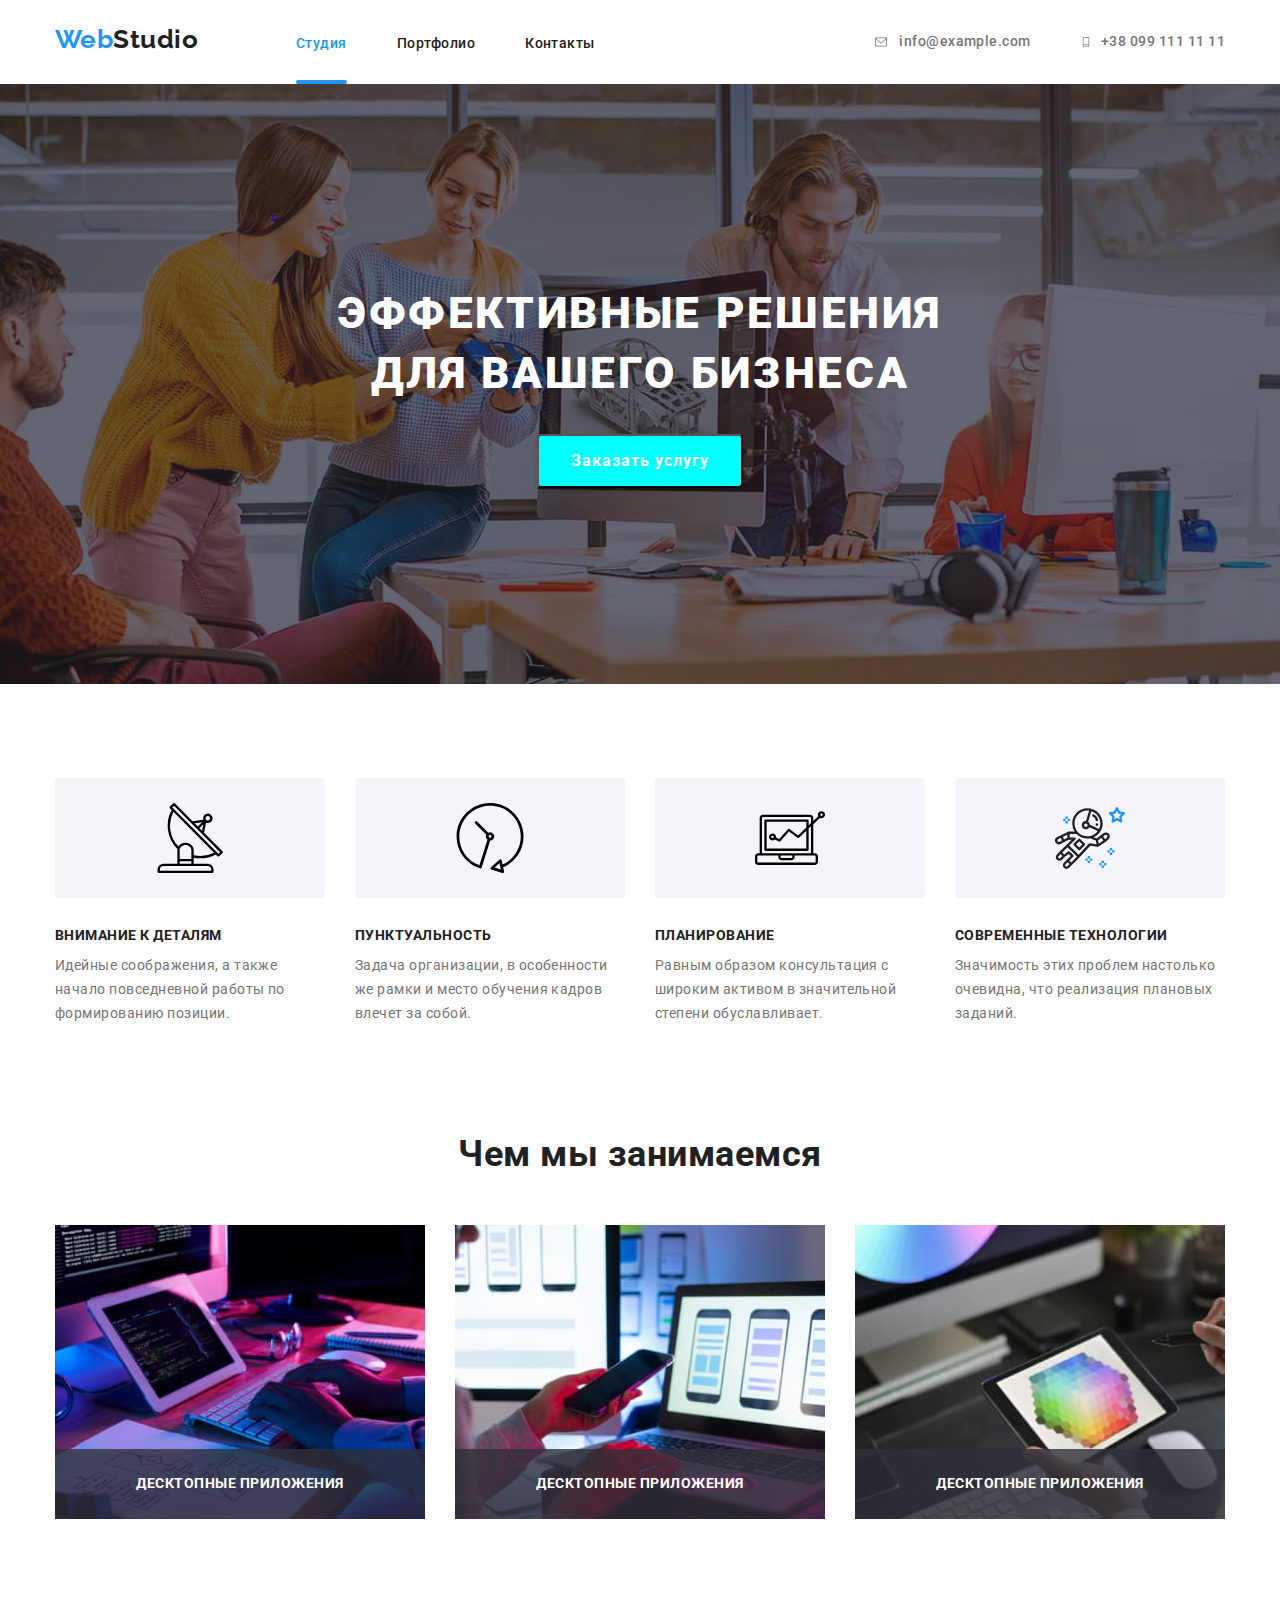
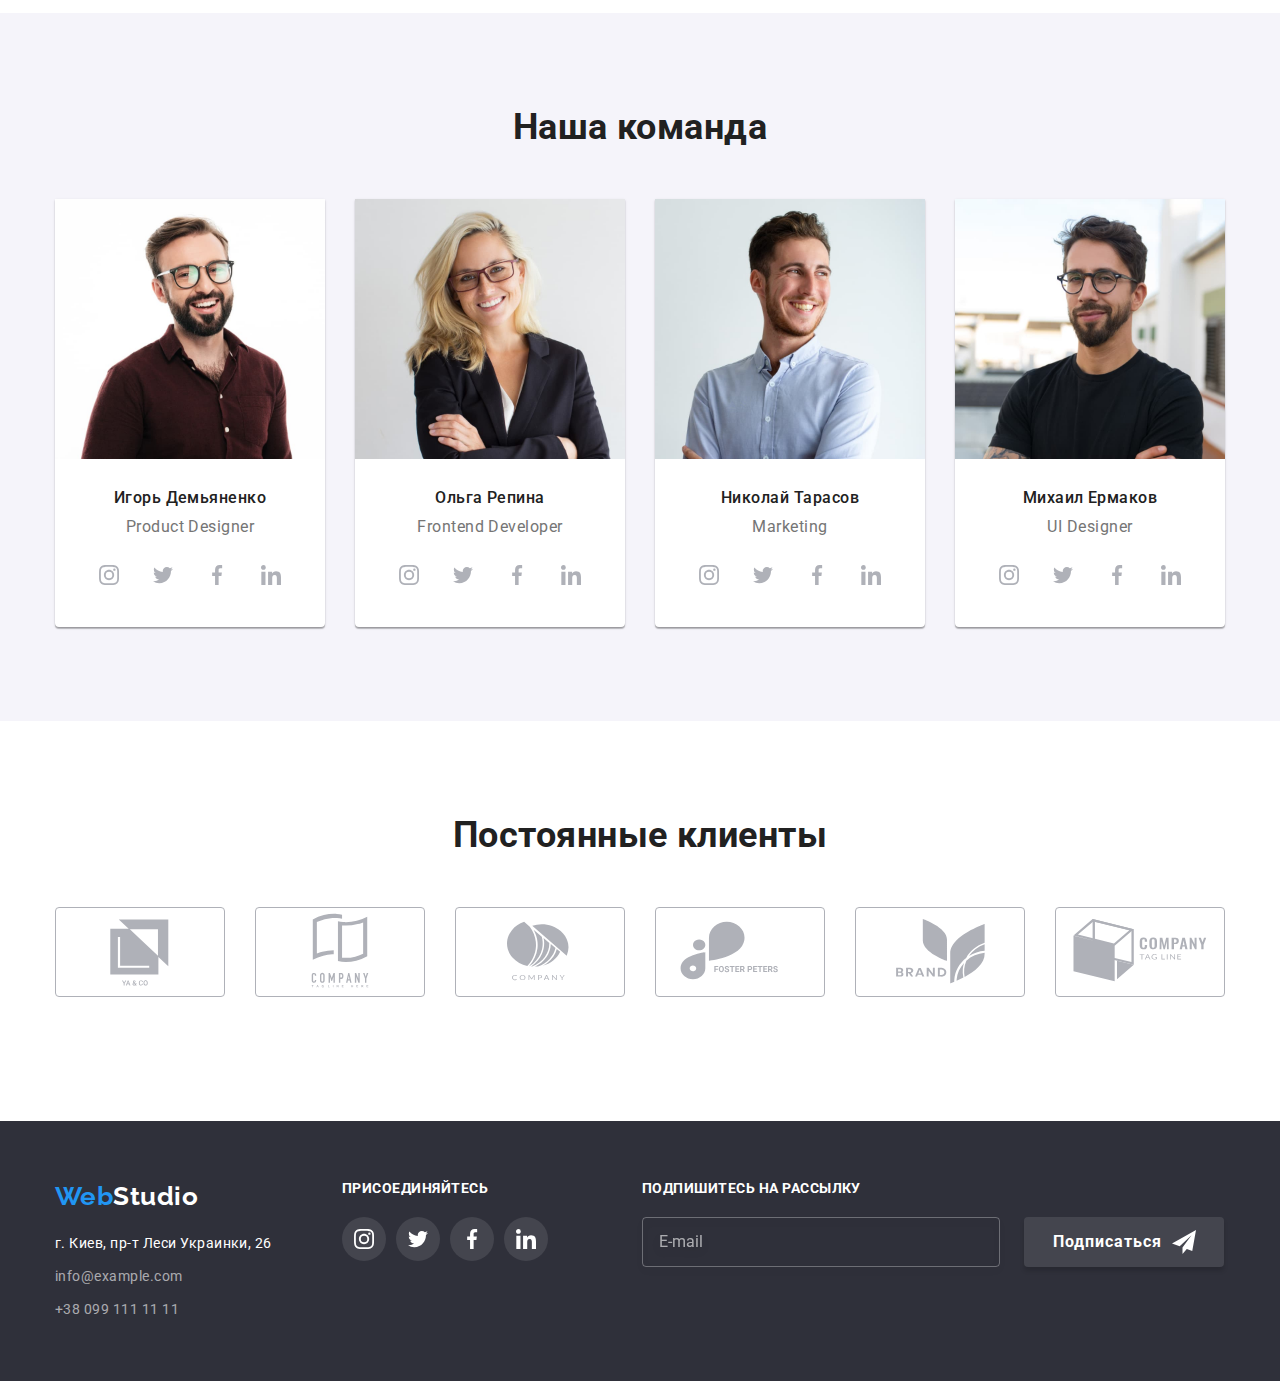
<file: index.html>
<!DOCTYPE html>
<html lang="en">
<head>
    <meta charset="UTF-8">
    <meta http-equiv="X-UA-Compatible" content="IE=edge">
    <meta name="viewport" content="width=device-width, initial-scale=1.0">
    <link rel="preconnect" href="https://fonts.googleapis.com">
    <link rel="preconnect" href="https://fonts.gstatic.com" crossorigin>
    <title>Студия</title>
    <link rel="stylesheet" href="https://cdnjs.cloudflare.com/ajax/libs/modern-normalize/1.1.0/modern-normalize.min.css">
    <link href="https://fonts.googleapis.com/css2?family=Raleway:wght@700&family=Roboto:wght@400;500;700;900&display=swap"
        rel="stylesheet">
    <link rel="stylesheet" href="./css/main.min.css">
</head>
<body>
    <!-- Хеддер -->
    <header>
            <div class="container main-nav">
                <nav>
                    <a class="logo link" href="/"><span class="logo-accent">Web</span>Studio</a>
                    <ul class="list site-nav">
                        <li class="menu-item current-line"><a class="link-nav current link" href="">Студия</a></li>
                        <li class="menu-item"><a class="link-nav link" href="./portfolio.html">Портфолио</a></li>
                        <li class="menu-item"><a class="link-nav link" href="#contacs">Контакты</a></li>
                    </ul>
                </nav>
                <ul class="list auth-nav">
                    <li class="menu-item"><a class="link-contact link" href="mailto:nfo@example.com">
                        <svg class="social-icons-mail">
                            <use href="image/symbol-defs.svg#icon-envelope"></use>
                        </svg>
                        info@example.com</a>
                    </li>
                    <li class="menu-item"><a class="link-contact link" href="tel+380991111111">
                        <svg class="social-icons-mobile">
                            <use href="image/symbol-defs.svg#icon-Mobile"></use>
                        </svg>
                        +38 099 111 11 11</a></li>
                </ul>
            </div>
    </header>
   <main>
       <!-- Герой -->
        <section class="hero hero-image">
            <div class="container hero-container">
                <div class="content-box">
                    <h1 class="hero-header">Эффективные решения <br> для вашего бизнеса</h1>
                    <button class="hero-button" type="button" data-modal-open>Заказать услугу</button>
                </div>
            </div>
        </section>
        <!-- Наши способности -->
        <section class="stronges-cotainer">
            <!-- h2 который спрячется за стилями -->
            <div class="container ">
                <h2 class="visually-hidden">Плюсы команды</h2>
                <ul class="list our-stronges">
                    <li class="stronges-item">
                        <div class="grey-box">
                            <svg widht="70" height="70">
                                <use href="./image/symbol-defs.svg#icon-Antena"></use>
                            </svg>
                        </div>
                        <h3 class="page-stronges">Внимание к деталям</h3>
                        <p class="text-strong">Идейные соображения, а также начало повседневной работы по формированию позиции.</p>
                    </li>
                    <li class="stronges-item">
                        <div class="grey-box">
                            <svg widht="70" height="70">
                                <use href="./image/symbol-defs.svg#icon-Clock"></use>
                            </svg>
                        </div>
                        <h3 class="page-stronges">Пунктуальность</h3>
                        <p class="text-strong">Задача организации, в особенности же рамки и место обучения кадров влечет за собой.</p>
                    </li>
                    <li class="stronges-item">
                        <div class="grey-box">
                            <svg widht="70" height="70">
                                <use href="./image/symbol-defs.svg#icon-Diagrama"></use>
                            </svg>
                        </div>
                        <h3 class="page-stronges">Планирование</h3>
                        <p class="text-strong">Равным образом консультация с широким активом в значительной степени обуславливает.</p>
                    </li>
                    <li class="stronges-item">
                        <div class="grey-box">
                            <svg widht="70" height="70">
                                <use href="./image/symbol-defs.svg#icon-astronaut"></use>
                            </svg>
                        </div>
                        <h3 class="page-stronges">Современные технологии</h3>
                        <p class="text-strong">Значимость этих проблем настолько очевидна, что реализация плановых заданий.</p>
                    </li>
                </ul>
            </div>
        </section>
        <!-- чем мы занимаемся -->
        <section class="whatwedo-container">
            <div class=" container">
                <h2 class="what-we-do">Чем мы занимаемся</h2>
                <ul class="list whatwedo-list">
                    <li class="whatwedo-item overlay-disctop">
                        <img src="./image/img.jpg" alt="клавиатура" width="370">
                        <p class="desctop-text">Десктопные приложения</p>
                    </li>
                    <li class="whatwedo-item overlay-disctop">
                        <img src="./image/img1.jpg" alt="телефон" width="370">
                        <p class="desctop-text">Десктопные приложения</p>
                    </li>
                    <li class="whatwedo-item overlay-disctop">
                        <img src="./image/img2.jpg" alt="набор цветов" width="370">
                        <p class="desctop-text">Десктопные приложения</p>
                    </li>
                </ul>
            </div>
        </section>
        <!-- Наша команда -->
        <section class="our-team team-container">
            <div class="container ">
                <h2 class="team">Наша команда</h2>
                <ul class="list team-list">
                    <li class="team-item">
                        <img src="./image/demjanenko.jpg" alt="Игорь Демьяненко" width="270">
                        <h3 class="team-names">Игорь Демьяненко</h3>
                        <p class="team-position">Product Designer</p>
                        <ul class="list social-list">
                            <li class="social-item">
                                <a href="https://instagram.com/" target="_blank" rel="noopener noreferer" aria-label="Instagram">
                                    <div class="social-icons-circle">
                                        <svg class="social-icons-svg">
                                            <use href="./image/symbol-defs.svg#icon-instagram"></use>
                                        </svg>
                                    </div>
                                </a>
                            </li>
                            <li class="social-item">
                                <a href="https://instagram.com/" target="_blank" rel="noopener noreferer" aria-label="Instagram">
                                    <div class="social-icons-circle">
                                        <svg class="social-icons-svg">
                                            <use href="./image/symbol-defs.svg#icon-twitter"></use>
                                        </svg>
                                    </div>
                                </a>
                            </li>
                            <li class="social-item">
                                <a href="https://instagram.com/" target="_blank" rel="noopener noreferer" aria-label="Instagram">
                                    <div class="social-icons-circle">
                                        <svg class="social-icons-svg">
                                            <use href="./image/symbol-defs.svg#icon-facebook"></use>
                                        </svg>
                                    </div>
                                </a>
                            </li>
                            <li class="social-item">
                                <a href="https://instagram.com/" target="_blank" rel="noopener noreferer" aria-label="Instagram">
                                    <div class="social-icons-circle">
                                        <svg class="social-icons-svg">
                                            <use href="./image/symbol-defs.svg#icon-linkedin"></use>
                                        </svg>
                                    </div>
                                </a>
                            </li>
                        </ul>
                    </li>
                    <li class="team-item">
                        <img src="./image/repena.jpg" alt="Ольга Репина" width="270">
                        <h3 class="team-names">Ольга Репина</h3>
                        <p class="team-position">Frontend Developer</p>
                        <ul class="list social-list">
                            <li class="social-item">
                                <a href="https://instagram.com/" target="_blank" rel="noopener noreferer" aria-label="Instagram">
                                    <div class="social-icons-circle">
                                        <svg class="social-icons-svg">
                                            <use href="./image/symbol-defs.svg#icon-instagram"></use>
                                        </svg>
                                    </div>
                                </a>
                            </li>
                            <li class="social-item">
                                <a href="https://instagram.com/" target="_blank" rel="noopener noreferer" aria-label="Instagram">
                                    <div class="social-icons-circle">
                                        <svg class="social-icons-svg">
                                            <use href="./image/symbol-defs.svg#icon-twitter"></use>
                                        </svg>
                                    </div>
                                </a>
                            </li>
                            <li class="social-item">
                                <a href="https://instagram.com/" target="_blank" rel="noopener noreferer" aria-label="Instagram">
                                    <div class="social-icons-circle">
                                        <svg class="social-icons-svg">
                                            <use href="./image/symbol-defs.svg#icon-facebook"></use>
                                        </svg>
                                    </div>
                                </a>
                            </li>
                            <li class="social-item">
                                <a href="https://instagram.com/" target="_blank" rel="noopener noreferer" aria-label="Instagram">
                                    <div class="social-icons-circle">
                                        <svg class="social-icons-svg">
                                            <use href="./image/symbol-defs.svg#icon-linkedin"></use>
                                        </svg>
                                    </div>
                                </a>
                            </li>
                        </ul>
                    </li>
                    <li class="team-item">
                        <img src="./image/tarasov.jpg" alt="Николай Тарасов" width="270">
                        <h3 class="team-names">Николай Тарасов</h3>
                        <p class="team-position">Marketing</p>
                        <ul class="list social-list">
                            <li class="social-item">
                                <a href="https://instagram.com/" target="_blank" rel="noopener noreferer" aria-label="Instagram">
                                    <div class="social-icons-circle">
                                        <svg class="social-icons-svg">
                                            <use href="./image/symbol-defs.svg#icon-instagram"></use>
                                        </svg>
                                    </div>
                                </a>
                            </li>
                            <li class="social-item">
                                <a href="https://instagram.com/" target="_blank" rel="noopener noreferer" aria-label="Instagram">
                                    <div class="social-icons-circle">
                                        <svg class="social-icons-svg">
                                            <use href="./image/symbol-defs.svg#icon-twitter"></use>
                                        </svg>
                                    </div>
                                </a>
                            </li>
                            <li class="social-item">
                                <a href="https://instagram.com/" target="_blank" rel="noopener noreferer" aria-label="Instagram">
                                    <div class="social-icons-circle">
                                        <svg class="social-icons-svg">
                                            <use href="./image/symbol-defs.svg#icon-facebook"></use>
                                        </svg>
                                    </div>
                                </a>
                            </li>
                            <li class="social-item">
                                <a href="https://instagram.com/" target="_blank" rel="noopener noreferer" aria-label="Instagram">
                                    <div class="social-icons-circle">
                                        <svg class="social-icons-svg">
                                            <use href="./image/symbol-defs.svg#icon-linkedin"></use>
                                        </svg>
                                    </div>
                                </a>
                            </li>
                        </ul>
                    </li>
                    <li class="team-item">
                        <img src="./image/ermakov.jpg" alt="Михаил Ермаков" width="270">
                        <h3 class="team-names">Михаил Ермаков</h3>
                        <p class="team-position">UI Designer</p>
                        <ul class="list social-list">
                            <li class="social-item">
                                <a href="https://instagram.com/" target="_blank" rel="noopener noreferer" aria-label="Instagram">
                                    <div class="social-icons-circle">
                                        <svg class="social-icons-svg">
                                            <use href="./image/symbol-defs.svg#icon-instagram"></use>
                                        </svg>
                                    </div>
                                </a>
                            </li>
                            <li class="social-item">
                                <a href="https://instagram.com/" target="_blank" rel="noopener noreferer" aria-label="Instagram">
                                    <div class="social-icons-circle">
                                        <svg class="social-icons-svg">
                                            <use href="./image/symbol-defs.svg#icon-twitter"></use>
                                        </svg>
                                    </div>
                                </a>
                            </li>
                            <li class="social-item">
                                <a href="https://instagram.com/" target="_blank" rel="noopener noreferer" aria-label="Instagram">
                                    <div class="social-icons-circle">
                                        <svg class="social-icons-svg">
                                            <use href="./image/symbol-defs.svg#icon-facebook"></use>
                                        </svg>
                                    </div>
                                </a>
                            </li>
                            <li class="social-item">
                                <a href="https://instagram.com/" target="_blank" rel="noopener noreferer" aria-label="Instagram">
                                    <div class="social-icons-circle">
                                        <svg class="social-icons-svg">
                                            <use href="./image/symbol-defs.svg#icon-linkedin"></use>
                                        </svg>
                                    </div>
                                </a>
                            </li>
                        </ul>
                    </li>
                </ul>
            </div>
        </section>
        <section class="client-contaner">
            <div class="container">
                <h3 class="client-title">Постоянные клиенты</h3>
                <ul class="list company-list">
                    <li class="company-item">
                        <a href="">
                            <div class="client-box">
                                <svg class="client-company">
                                    <use href="./image/symbol-defs.svg#icon-company1"></use>
                                </svg>
                            </div>
                        </a>
                    </li>
                    <li class="company-item">
                        <a href="">
                            <div class="client-box">
                                <svg class="client-company">
                                    <use href="./image/symbol-defs.svg#icon-company2"></use>
                                </svg>
                            </div>
                        </a>
                    </li>
                    <li class="company-item">
                        <a href="">
                            <div class="client-box">
                                <svg class="client-company">
                                    <use href="./image/symbol-defs.svg#icon-company3"></use>
                                </svg>
                            </div>
                        </a>
                    </li>
                    <li class="company-item">
                        <a href="">
                            <div class="client-box">
                                <svg class="client-company">
                                    <use href="./image/symbol-defs.svg#icon-company4"></use>
                                </svg>
                            </div>
                        </a>
                    </li>
                    <li class="company-item">
                        <a href="">
                            <div class="client-box">
                                <svg class="client-company">
                                    <use href="./image/symbol-defs.svg#icon-company5"></use>
                                </svg>
                            </div>
                        </a>
                    </li>
                    <li class="company-item">
                        <a href="">
                            <div class="client-box">
                                <svg class="client-company">
                                    <use href="./image/symbol-defs.svg#icon-company6"></use>
                                </svg>
                            </div>
                        </a>
                    </li>
                </ul>
            </div>
        </section>
   </main>
<!-- Футер -->
   <footer class="footer footer-container">
        <div class="container wrapper ">
           <div>
                <a class="logo-footer  link" href="/"><span class="logo-accent">Web</span>Studio</a>
                <address id="contacs" class="address-list">
                    <ul class="list footer-list">
                        <li class="footer-item"><a class="adress-text link" href="">г. Киев, пр-т Леси Украинки, 26</a></li>
                        <li class="footer-item"><a class="link-footer link" href="mailto:nfo@example.com">info@example.com</a></li>
                        <li class="footer-item"><a class="link-footer link" href="tel:+380991111111">+38 099 111 11 11</a></li>
                    </ul>
                </address>
           </div>
                <div class="join">
                    <p class="join-title">присоединяйтесь</p>
                    <ul class="list join-list">
                        <li class="join-item">
                            <a href="">
                                <div class="join-circle">
                                    <svg class="join-svg">
                                        <use href="./image/symbol-defs.svg#icon-instagram"></use>
                                    </svg>
                                </div>
                            </a>
                        </li>
                        <li class="join-item">
                            <a href="">
                                <div class="join-circle">
                                    <svg class="join-svg">
                                        <use href="./image/symbol-defs.svg#icon-twitter"></use>
                                    </svg>
                                </div>
                            </a>
                        </li>
                        <li class="join-item">
                            <a href="">
                                <div class="join-circle">
                                    <svg class="join-svg">
                                        <use href="./image/symbol-defs.svg#icon-facebook"></use>
                                    </svg>
                                </div>
                            </a>
                        </li>
                        <li class="join-item">
                            <a href="">
                                <div class="join-circle">
                                    <svg class="join-svg">
                                        <use href="./image/symbol-defs.svg#icon-linkedin"></use>
                                    </svg>
                                </div>
                            </a>
                        </li>
                    </ul>
                </div>
            <!-- </address> -->
            <div class="subscribe">
                <p class="subscribe-text">Подпишитесь на рассылку</p>
                <form class="subscribe-form" id="connect-form">
                    <input class="email-area" type="email" placeholder="E-mail">
                    <button class="subscribe-button" type="submit">Подписаться
                        <svg class="send-icon">
                            <use href="./image/symbol-defs.svg#icon-icon-send"></use>
                        </svg>
                    </button>
                </form>
            </div>
        </div>
        
   </footer>
<div class="back-drop is-hidden" data-modal>
    <div class="modal">
        <button class="close-button" data-modal-close>
            <svg width="30" height="30" fill="none" xmlns="http://www.w3.org/2000/svg">
                <circle cx="15" cy="15" r="15" fill="#fff" />
                <circle cx="15" cy="15" r="14.5" stroke="#000" stroke-opacity=".1" />
                <path
                    d="M21 10.108L19.892 9 15.5 13.392 11.108 9 10 10.108l4.392 4.392L10 18.892 11.108 20l4.392-4.392L19.892 20 21 18.892 16.608 14.5 21 10.108z"
                    fill="#000" />
            </svg>
        </button>
        <p class="call-back">Оставьте свои данные, мы вам перезвоним</p>
        <form class="form">
            <div class="form-field">
                <label for="name">Имя</label>
                <div class="input-wrapper">
                    <input class="form-input" type="text" name="name" id="name">
                    <svg class="form-icon man-icon" width="12" height="12">
                        <use href="./image/symbol-defs.svg#icon-name"></use>
                    </svg>
                </div>
            </div>

            <div class="form-field">
                <label for="tel">Телефон</label>
                <div class="input-wrapper">
                    <input class="form-input" type="tel" name="tel" id="tel" placeholder=" ">
                    <svg class="form-icon man-icon" width="12" height="12">
                        <use href="./image/symbol-defs.svg#icon-phone"></use>
                    </svg>
                </div>
            </div>
            <div class="form-field">
                <label for="mail">Почта</label>
                <div class="input-wrapper">
                    <input class="form-input" type="email" name="mail" id="mail" placeholder=" ">
                    <svg class="form-icon man-icon" width="12" height="12">
                        <use href="./image/symbol-defs.svg#icon-mail"></use>
                    </svg>
                </div>
            </div>

            <div class="form-field">
                <label  for="comment">Комментарий</label>
                <textarea class="form-textarea" name="comment" id="comment" cols="30" rows="5" placeholder="Введите текст"></textarea>
            </div>

            <div class="policy-field">
                <label class="policy-lable" for="policy">
                    <input class="checkbox" type="checkbox" name="policy" id="policy" required>
                    <span class="checkbox-icon"></span>
                    Соглашаюсь с рассылкой и принимаю <a class="policy-link" href="">Условия договора</a>
                </label>
            </div>
            <button type="submit" class="send form-button">Отправить</button>
        </form>
        
    </div>
</div>
<script src="./js/modals.js"></script>
</body>

</html>
</file>
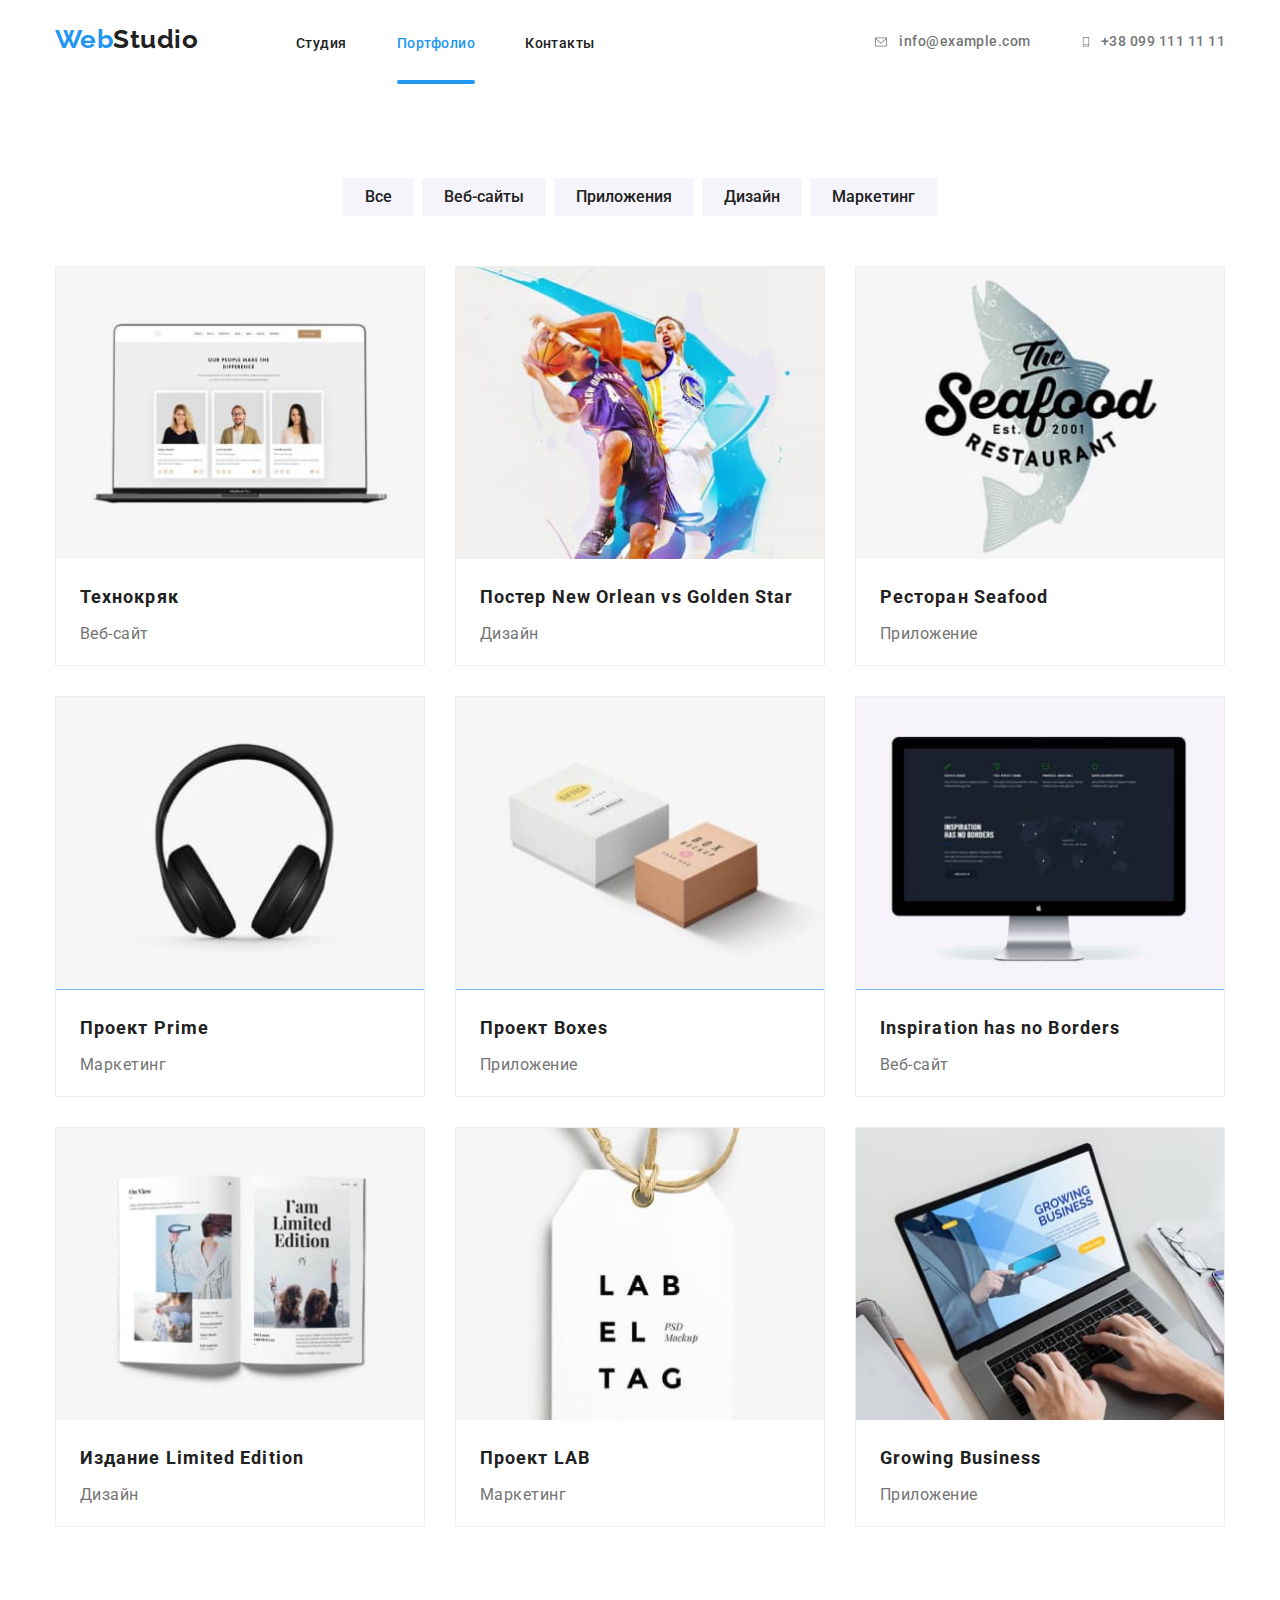
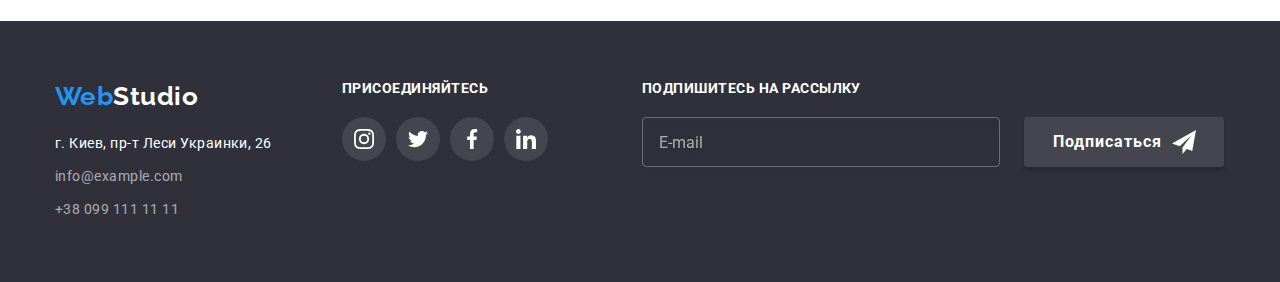
<file: portfolio.html>
<!DOCTYPE html>
<html lang="en">
<head>
    <meta charset="UTF-8">
    <meta http-equiv="X-UA-Compatible" content="IE=edge">
    <meta name="viewport" content="width=device-width, initial-scale=1.0">
    <title>Portfolio</title>
    <link rel="stylesheet" href="https://cdnjs.cloudflare.com/ajax/libs/modern-normalize/1.1.0/modern-normalize.min.css">
    <link href="https://fonts.googleapis.com/css2?family=Raleway:wght@700&family=Roboto:wght@400;500;700;900&display=swap"
        rel="stylesheet">
    <link rel="stylesheet" href="./css/main.min.css">
</head>
<body>
    <!-- Хеддер -->
    <header>
        <div class="container main-nav">
            <nav>
                <a class="logo link" href="/"><span class="logo-accent">Web</span>Studio</a>
                <ul class="list site-nav">
                    <li class="menu-item"><a class="link-nav  link" href="./index.html">Студия</a></li>
                    <li class="menu-item current-line"><a class="link-nav current link" href="./portfolio.html">Портфолио</a></li>
                    <li class="menu-item"><a class="link-nav link" href="#contacs">Контакты</a></li>
                </ul>
            </nav>
            <ul class="list auth-nav">
                <li class="menu-item"><a class="link-contact link" href="mailto:nfo@example.com">
                        <svg class="social-icons-mail">
                            <use href="image/symbol-defs.svg#icon-envelope"></use>
                        </svg>
                        info@example.com</a>
                </li>
                <li class="menu-item"><a class="link-contact link" href="tel+380991111111">
                        <svg class="social-icons-mobile">
                            <use href="image/symbol-defs.svg#icon-Mobile"></use>
                        </svg>
                        +38 099 111 11 11</a></li>
            </ul>
        </div>
    </header>
    <section class="portfolio">
            <!-- Секция кнопок -->
            <div class="container">
                <h1 class="visually-hidden">Галерея</h1>
                <ul class="list flex-container">
                    <li class="button-item"><button class="portfolio-button btn-portfolio" type="button">Все</button></li>
                    <li class="button-item"><button class="portfolio-button btn-portfolio" type="button">Веб-сайты</button></li>
                    <li class="button-item"><button class="portfolio-button btn-portfolio" type="button">Приложения</button>
                    </li>
                    <li class="button-item"><button class="portfolio-button btn-portfolio" type="button">Дизайн</button></li>
                    <li class="button-item"><button class="portfolio-button btn-portfolio" type="button">Маркетинг</button></li>
                </ul>
        
            </div>
            <!-- Секция проектов -->
            <div class="container">
                <ul class="list wrap-container">
                    <li class="portfolio-photo ">  
                        <a class="link" href="">
                                <div class="overlay-wrappin">
                                    <img class="portfolio-image" src="./image/images-portfolio/морнитор.jpg" alt="монитор" width="370">
                                    <div class="overlay-box">
                                        <p class="over-text">Ресурс предлагает комплексные предложения с разным уровнем функционала и сервисов. Все это позволит посетителю получить
                                        исчерпывающие сведения о компании или частном лице.</p>

                                    </div>
                                </div>
                            <h2 class="names-galery">Технокряк</h2>
                            <p class="name">Веб-сайт</p>
                        </a>
                    </li>
                    <li class="portfolio-photo">
                        <a class="link" href="">
                            <div class="overlay-wrappin">
                            <img class="portfolio-image" src="./image/images-portfolio/баскетболисты.jpg" alt="баскетболисты" width="370">
                            <div class="overlay-box">
                                <p class="over-text">Ресурс предлагает комплексные предложения с разным уровнем функционала и сервисов. Все это
                                    позволит посетителю получить
                                    исчерпывающие сведения о компании или частном лице.</p>
                            </div>
                            </div>
                            <h2 class="names-galery">Постер New Orlean vs Golden Star</h2>
                            <p class="name">Дизайн</p>
                        </a>
                    </li>
                    <li class="portfolio-photo">
                        <a class="link" href="">
                            <div class="overlay-wrappin">
                            <img class="portfolio-image" src="./image/images-portfolio/ресторан.jpg" alt="ресторан" width="370">
                            <div class="overlay-box">
                                <p class="over-text">Ресурс предлагает комплексные предложения с разным уровнем функционала и сервисов. Все это
                                    позволит посетителю получить
                                    исчерпывающие сведения о компании или частном лице.</p>
                            </div>
                            </div>
                            <h2 class="names-galery">Ресторан Seafood</h2>
                            <p class="name">Приложение</p>
                        </a>
                    </li>
        
                    <li class="portfolio-photo">
                        <a class="link" href="">
                            <div class="overlay-wrappin">
                            <img class="portfolio-image" src="./image/images-portfolio/наушники.jpg" alt="наушники" width="370">
                            <div class="overlay-box">
                                <p class="over-text">Ресурс предлагает комплексные предложения с разным уровнем функционала и сервисов. Все это
                                    позволит посетителю получить
                                    исчерпывающие сведения о компании или частном лице.</p>
                            </div>
                            </div>
                            <h2 class="names-galery">Проект Prime</h2>
                            <p class="name">Маркетинг</p>
                        </a>
                    </li>
        
                    <li class="portfolio-photo">
                        <a class="link" href="">
                            <div class="overlay-wrappin">
                            <img class="portfolio-image" src="./image/images-portfolio/кирпичи.jpg" alt="кирпичи" width="370">
                            <div class="overlay-box">
                                <p class="over-text">Ресурс предлагает комплексные предложения с разным уровнем функционала и сервисов. Все это
                                    позволит посетителю получить
                                    исчерпывающие сведения о компании или частном лице.</p>
                            </div>
                            </div>
                            <h2 class="names-galery">Проект Boxes</h2>
                            <p class="name">Приложение</p>
                        </a>
                    </li>
        
                    <li class="portfolio-photo">
                        <a class="link" href="">
                            <div class="overlay-wrappin">
                            <img class="portfolio-image" src="./image/images-portfolio/дисплей.jpg" alt="дисплей" width="370">
                            <div class="overlay-box">
                                <p class="over-text">Ресурс предлагает комплексные предложения с разным уровнем функционала и сервисов. Все это
                                    позволит посетителю получить
                                    исчерпывающие сведения о компании или частном лице.</p>
                            </div>
                            </div>
                            <h2 class="names-galery">Inspiration has no Borders</h2>
                            <p class="name">Веб-сайт</p>
                        </a>
                    </li>
        
                    <li class="portfolio-photo">
                        <a class="link" href="">
                            <div class="overlay-wrappin">
                            <img class="portfolio-image" src="./image/images-portfolio/книга.jpg" alt="книга" width="370">
                            <div class="overlay-box">
                                <p class="over-text">Ресурс предлагает комплексные предложения с разным уровнем функционала и сервисов. Все это
                                    позволит посетителю получить
                                    исчерпывающие сведения о компании или частном лице.</p>
                            </div>
                            </div>
                            <h2 class="names-galery">Издание Limited Edition</h2>
                            <p class="name">Дизайн</p>
                        </a>
                    </li>
        
                    <li class="portfolio-photo">
                        <a class="link" href="">
                            <div class="overlay-wrappin">
                            <img class="portfolio-image" src="./image/images-portfolio/бирка.jpg" alt="бирка" width="370">
                            <div class="overlay-box">
                                <p class="over-text">Ресурс предлагает комплексные предложения с разным уровнем функционала и сервисов. Все это
                                    позволит посетителю получить
                                    исчерпывающие сведения о компании или частном лице.</p>
                            </div>
                            </div>
                            <h2 class="names-galery">Проект LAB</h2>
                            <p class="name">Маркетинг</p>
                        </a>
                    </li>
                    <li class="portfolio-photo">
                        <a class="link" href="">
                            <div class="overlay-wrappin">
                            <img class="portfolio-image" src="./image/images-portfolio/печать.jpg" alt="печать" width="370">
                            <div class="overlay-box">
                                <p class="over-text">Ресурс предлагает комплексные предложения с разным уровнем функционала и сервисов. Все это
                                    позволит посетителю получить
                                    исчерпывающие сведения о компании или частном лице.</p>
                            </div>
                            </div>
                            <h2 class="names-galery">Growing Business</h2>
                            <p class="name">Приложение</p>
                        </a>
                    </li>
                </ul>
            </div>
        
    </section>
<!-- Футер -->
<footer class="footer footer-container">
    <div class="container wrapper ">
        <div>
            <a class="logo-footer  link" href="/"><span class="logo-accent">Web</span>Studio</a>
            <address id="contacs" class="address-list">
                <ul class="list footer-list">
                    <li class="footer-item"><a class="adress-text link" href="">г. Киев, пр-т Леси Украинки, 26</a></li>
                    <li class="footer-item"><a class="link-footer link"
                            href="mailto:nfo@example.com">info@example.com</a></li>
                    <li class="footer-item"><a class="link-footer link" href="tel:+380991111111">+38 099 111 11 11</a>
                    </li>
                </ul>
            </address>
        </div>
        <div class="join">
            <p class="join-title">присоединяйтесь</p>
            <ul class="list join-list">
                <li class="join-item">
                    <a href="">
                        <div class="join-circle">
                            <svg class="join-svg">
                                <use href="./image/symbol-defs.svg#icon-instagram"></use>
                            </svg>
                        </div>
                    </a>
                </li>
                <li class="join-item">
                    <a href="">
                        <div class="join-circle">
                            <svg class="join-svg">
                                <use href="./image/symbol-defs.svg#icon-twitter"></use>
                            </svg>
                        </div>
                    </a>
                </li>
                <li class="join-item">
                    <a href="">
                        <div class="join-circle">
                            <svg class="join-svg">
                                <use href="./image/symbol-defs.svg#icon-facebook"></use>
                            </svg>
                        </div>
                    </a>
                </li>
                <li class="join-item">
                    <a href="">
                        <div class="join-circle">
                            <svg class="join-svg">
                                <use href="./image/symbol-defs.svg#icon-linkedin"></use>
                            </svg>
                        </div>
                    </a>
                </li>
            </ul>
        </div>
        <div class="subscribe">
            <p class="subscribe-text">Подпишитесь на рассылку</p>
            <form class="subscribe-form">
                <input class="email-area" type="email" placeholder="E-mail">
                <button class="subscribe-button" type="submit">Подписаться
                    <svg class="send-icon">
                        <use href="./image/symbol-defs.svg#icon-icon-send"></use>
                    </svg>
                </button>
            </form>
        </div>
        <!-- </address> -->
    </div>
</footer>
</body>
</html>
</file>
<file: css/main.min.css>
html{box-sizing:border-box}*,*::before,*::after{box-sizing:inherit}h1,h2,h3,h4,p,ul{margin-top:0}img{display:block;max-width:100%;height:auto}h1,h2,h3,h4,h5,h6{color:#212121}body{color:#757575;font-family:"Roboto", sans-serif;font-style:normal;letter-spacing:0.03em}.container{width:1200px;padding-left:15px;padding-right:15px;margin-right:auto;margin-left:auto}.visually-hidden{position:absolute !important;clip:rect(1px 1px 1px 1px);clip:rect(1px, 1px, 1px, 1px);padding:0 !important;border:0 !important;height:1px !important;width:1px !important;overflow:hidden}.list{list-style:none;margin:0;padding:0}.link{text-decoration:none}.logo-accent{color:#2196F3}.logo{color:#212121;font-family:'Raleway';font-weight:700;font-size:26px;line-height:1.19;display:inline-block;margin-top:24px;margin-bottom:25px}.logo-footer{color:#fff;font-family:'Raleway';font-weight:700;font-size:26px;line-height:1.19;display:inline-block;margin-bottom:20px}.main-nav{display:flex;align-items:center}.site-nav{display:inline-flex;margin-left:93px}.auth-nav{display:inline-flex;margin-left:auto}.menu-item{font-weight:500;font-size:14px;line-height:1.14}.menu-item{position:relative}.menu-item:not(:last-child){margin-right:50px}.link-nav{display:block;margin-top:32px;margin-bottom:32px;color:#212121;transition-property:color;transition-duration:250ms;transition-timing-function:cubic-bezier(0.4, 0, 0.2, 1)}.current{color:#2196F3}.link-nav:hover,.link-nav:focus{color:#2196F3}.link-contact{display:flex;justify-content:center;align-items:center;margin-top:32px;margin-bottom:32px;color:inherit;transition-property:color;transition-duration:250ms;transition-timing-function:cubic-bezier(0.4, 0, 0.2, 1)}.link-contact:hover,.link-contact:focus{color:#2196F3}.social-icons-mail{width:16px;height:12px;fill:currentColor;margin-right:10px}.social-icons-mobile{width:10px;height:16px;fill:currentColor;margin-right:10px}.current-line::after{content:"";width:100%;height:4px;border-radius:2px;position:absolute;left:0;bottom:0;background:#2196F3}.social-list{display:flex;justify-content:center;margin-bottom:30px}.social-item:not(:last-child){margin-right:10px}.social-icons-svg{width:20px;height:20px;fill:#AFB1B8;transition-property:fill;transition-duration:250ms;transition-timing-function:cubic-bezier(0.4, 0, 0.2, 1)}.social-icons-circle:hover .social-icons-svg,.social-icons-circle:focus .social-icons-svg{fill:#fff}.social-icons-circle{display:flex;width:44px;height:44px;border-radius:50%;justify-content:center;align-items:center;transition-property:background-color;transition-duration:250ms;transition-timing-function:cubic-bezier(0.4, 0, 0.2, 1)}.social-icons-circle:hover,.social-icons-circle:focus{background-color:#2196F3}.join-list{display:flex}.join-item:not(:last-child){margin-right:10px}.join-circle{display:flex;justify-content:center;align-items:center;width:44px;height:44px;border-radius:50%;background-color:rgba(255,255,255,0.1);transition-property:background-color;transition-duration:250ms;transition-timing-function:cubic-bezier(0.4, 0, 0.2, 1)}.join-svg{width:20px;height:20px;fill:#fff}.join-circle:hover,.join-circle:focus{background-color:#2196F3}.hero-button{color:#fff;background-color:aqua;box-shadow:0px 4px 4px rgba(0,0,0,0.15);border-radius:4px;padding:10px 32px;font-weight:700;font-size:16px;line-height:1.88;text-align:center;letter-spacing:0.06em;transition-property:background-color;transition-duration:250ms;transition-timing-function:cubic-bezier(0.4, 0, 0.2, 1)}.hero-button:focus,.hero-button:hover{background-color:#2196F3}.hero-button{cursor:pointer}.subscribe-button{position:relative;padding:10px 62px 10px 29px;min-width:200px;cursor:pointer;border:none;font-weight:700;font-size:16px;line-height:1.88;margin-left:12px;letter-spacing:0.06em;text-align:center;color:#fff;background:rgba(255,255,255,0.1);box-shadow:0px 4px 4px rgba(0,0,0,0.15);border-radius:4px;transition:250ms cubic-bezier(0.4, 0, 0.2, 1)}.subscribe-button:focus,.subscribe-button:hover{background:#2196F3}.send-icon{position:absolute;width:24px;height:24px;margin-left:10px;top:13px;right:28px}.button-item:not(:last-child){margin-right:8px}.portfolio-button{color:#212121;background-color:#F5F4FA;padding:6px 22px;border:none;font-weight:500;font-size:16px;line-height:1.62;text-align:center;transition-property:background-color, color;transition-duration:250ms;transition-timing-function:cubic-bezier(0.4, 0, 0.2, 1)}.portfolio-button:hover,.portfolio-button:focus{color:#fff;background-color:#2196F3;box-shadow:0px 3px 1px rgba(0,0,0,0.1),0px 1px 2px rgba(0,0,0,0.08),0px 2px 2px rgba(0,0,0,0.12);border-radius:4px}.portfolio-button{cursor:pointer}.back-drop{position:fixed;top:0;left:0;width:100%;height:100%;background-color:rgba(0,0,0,0.2);transition-property:opacity;transition-duration:250ms;transition-timing-function:cubic-bezier(0.4, 0, 0.2, 1)}.back-drop.is-hidden{opacity:0;pointer-events:none}.back-drop.is-hidden .modal{transform:translate(-50%, -50%) scale(0.1)}.modal{position:absolute;top:50%;left:50%;transform:translate(-50%, -50%);min-width:528px;min-height:581px;padding:40px;background-color:#fff;background:#FFFFFF;box-shadow:0px 1px 3px rgba(0,0,0,0.12),0px 1px 1px rgba(0,0,0,0.14),0px 2px 1px rgba(0,0,0,0.2);border-radius:4px;transform:translate(-50%, -50%) scale(1);transition:transform 250ms cubic-bezier(0.4, 0, 0.2, 1)}.close-button{display:block;width:30px;height:30px;padding:0;margin-top:8px;margin-right:8px;margin-left:auto;justify-content:center;align-items:center;background-color:var(--white-cl);border:hidden}.call-back{font-weight:700;font-size:20px;line-height:1.15;text-align:center;margin-bottom:12px;color:#212121}.form{width:448px;margin-left:auto;margin-right:auto}.form-field{display:flex;flex-direction:column;margin-bottom:20px}.form-field label{margin-bottom:4px}.form-field input,textarea{border:1px solid rgba(33,33,33,0.2);box-sizing:border-box;border-radius:4px;margin:0;padding:12px 16px}.form-field input::placeholder{background:#fff}.form-field:focus-within .form-textarea{outline:none;border:1px solid #2196F3;transition-duration:250ms;transition-timing-function:cubic-bezier(0.4, 0, 0.2, 1)}.input-wrapper{position:relative}.input-wrapper .form-input{padding-left:45px}.form-input{width:100%;padding-left:45px}.input-wrapper:focus-within>.form-input{outline:none;border:1px solid #2196F3;transition-duration:250ms;transition-timing-function:cubic-bezier(0.4, 0, 0.2, 1)}.input-wrapper:focus-within>.form-icon{fill:#2196F3;transition-duration:250ms;transition-timing-function:cubic-bezier(0.4, 0, 0.2, 1)}.form-textarea{resize:none}.man-icon{position:absolute;top:14px;left:15px}.policy-field{display:flex;align-items:center;justify-content:center}.policy-lable{display:inline-flex;align-items:center;line-height:1.71;margin-bottom:30px}.checkbox{-webkit-appearance:none;-moz-appearance:none;appearance:none}.checkbox:checked+.checkbox-icon{border-color:#2196F3;background-color:#2196F3;background-image:url(../image/symbol-defs.svg#icon-chek);background-size:contain;background-origin:border-box;transition-duration:250ms;transition-timing-function:cubic-bezier(0.4, 0, 0.2, 1)}.checkbox-icon{display:inline-block;margin-right:7px;width:16px;height:15px;border:2px solid #212121;border-radius:2px;cursor:pointer}.policy-link{color:#2196F3;margin-left:4px}.send{display:block;margin:0 auto;width:200px;height:50px;color:#fff;background:#2196F3;box-shadow:0px 4px 4px rgba(0,0,0,0.15);border-radius:4px;cursor:pointer}.send:focus,.send:hover{background-color:#0c63ba}.form-button{display:block;margin:0 auto;border-color:#2196F3}.email-area{width:358px;height:50px;margin-right:12px;padding-left:16px;font-size:16px;line-height:1.25;align-items:center;color:#fff;background-color:transparent;border:1px solid rgba(255,255,255,0.3);filter:drop-shadow(0px 4px 4px rgba(0,0,0,0.15));border-radius:4px}.email-area::placeholder{font-weight:400;font-size:16px;line-height:1.25;color:rgba(255,255,255,0.6)}.hero-image{max-width:1600px;height:600px;margin-left:auto;margin-right:auto;background-image:linear-gradient(to right, rgba(47,48,58,0.4), rgba(47,48,58,0.4)),url(../image/Герой.jpg);background-repeat:no-repeat;background-size:cover;background-position:center}.content-box{text-align:center}.hero{background-color:#F5F4FA;padding-top:200px;padding-bottom:200px}.hero-content{text-align:center}.hero-header{color:#fff;margin-bottom:30px;max-width:696px;font-size:44px;font-weight:900;line-height:1.36;letter-spacing:0.06em;text-transform:uppercase;margin-right:auto;margin-left:auto}.stronges-cotainer{padding-top:94px;padding-bottom:94px}.our-stronges{display:flex}.stronges-item:not(:last-child){margin-right:30px}.page-stronges{font-weight:700;font-size:14px;line-height:1.14;text-transform:uppercase;margin-bottom:10px}.text-strong{color:#757575;font-weight:400;font-size:14px;line-height:1.71}.grey-box{display:flex;width:270px;height:120px;background-color:#F5F4FA;margin-bottom:30px;border-radius:4px;justify-content:center;align-items:center}.whatwedo-container{padding-bottom:94px}.whatwedo-list{display:flex}.whatwedo-item:not(:last-child){margin-right:30px}.whatwedo-item{position:relative}.what-we-do{font-weight:700;font-size:36px;line-height:1.16;text-align:center;margin-bottom:50px}.desctop-text{position:absolute;bottom:0;margin:0;width:100%;height:70px;display:flex;justify-content:center;align-items:center;font-weight:700;font-size:14px;line-height:1.14;text-align:center;text-transform:uppercase;color:#fff}.overlay-disctop::before{content:'';position:absolute;width:100%;height:70px;bottom:0;background:rgba(47,48,58,0.8)}.team-container{padding-bottom:94px}.team-item{background-color:#fff;box-shadow:0px 1px 3px rgba(0,0,0,0.12),0px 1px 1px rgba(0,0,0,0.14),0px 2px 1px rgba(0,0,0,0.2);border-radius:0px 0px 4px 4px}.team{font-weight:700;font-size:36px;line-height:1.16;text-align:center;padding-top:94px;margin-bottom:50px}.team-list{display:flex}.team-item:not(:last-child){margin-right:30px}.our-team{background-color:#F5F4FA}.team-names{font-weight:500;font-size:16px;line-height:1.18;text-align:center;margin-top:30px;margin-bottom:10px}.team-position{font-weight:400;font-size:16px;line-height:1.18;text-align:center;margin-bottom:16px}.client-contaner{padding:94px 0}.client-title{font-weight:700;font-size:36px;line-height:1.16;text-align:center;margin-bottom:50px}.company-list{display:flex;justify-content:center;margin-bottom:30px}.company-item:not(:last-child){margin-right:30px}.client-box{width:170px;height:90px;border:1px solid #AFB1B8;border-radius:4px;display:flex;justify-content:center;align-items:center;transition-property:border;transition-duration:250ms;transition-timing-function:cubic-bezier(0.4, 0, 0.2, 1)}.client-company{fill:#AFB1B8;transition-property:fill;transition-duration:250ms;transition-timing-function:cubic-bezier(0.4, 0, 0.2, 1)}.client-box:hover .client-company,.client-box:focus .client-company,.client-box:hover .client-company,.client-box:focus .client-company{fill:#2196F3}.client-box:hover,.client-box:focus{border:1px solid #2196F3}.footer{background-color:#2F303A}.adress-text{color:#fff;transition-property:color;transition-duration:250ms;transition-timing-function:cubic-bezier(0.4, 0, 0.2, 1)}.address-list{font-style:normal}.link-footer{color:rgba(255,255,255,0.6);transition-property:color;transition-duration:250ms;transition-timing-function:cubic-bezier(0.4, 0, 0.2, 1)}.adress-text:hover,.adress-text:focus{color:#2196F3}.link-footer:hover,.link-footer:focus{color:#2196F3}.footer-item{font-weight:400;font-size:14px;line-height:1.71}.footer-item:not(:last-child){margin-bottom:9px}.footer-container{padding-top:60px;padding-bottom:60px}.wrapper{display:flex}.join{margin-left:70px;margin-right:auto}.join-title{font-weight:700;font-size:14px;line-height:1.14;text-transform:uppercase;margin-bottom:20px;color:#fff;transition-property:background-color;transition-duration:250ms;transition-timing-function:cubic-bezier(0.4, 0, 0.2, 1)}.subscribe{margin-left:93px;margin-right:auto}.subscribe-form{display:flex;justify-content:center}.subscribe-text{font-weight:700;font-size:14px;line-height:1.14;text-transform:uppercase;margin-bottom:20px;color:#fff}.portfolio{padding:94px 0px}.flex-container{display:flex;justify-content:center;margin-bottom:50px}.wrap-container{display:flex;flex-wrap:wrap;margin-left:-30px;margin-top:-30px}.portfolio-photo{margin-left:30px;margin-top:30px;flex-basis:calc(100% / 3 - 30px);border:1px solid #EEEEEE;box-sizing:border-box;transition-property:border;transition-duration:250ms;transition-timing-function:cubic-bezier(0.4, 0, 0.2, 1)}.portfolio-photo:hover,.portfolio-photo:focus{box-shadow:0px 1px 1px rgba(0,0,0,0.12),0px 4px 4px rgba(0,0,0,0.06),1px 4px 6px rgba(0,0,0,0.16)}.overlay-wrappin{position:relative;overflow:hidden}.overlay-box{position:absolute;top:0;left:0;width:100%;height:100%;display:flex;justify-content:center;align-items:center;transform:translate(100%);background:rgba(33,150,243,0.9);transform:translateY(100%);transition-property:transform;transition-duration:250ms;transition-timing-function:cubic-bezier(0.4, 0, 0.2, 1)}.over-text{font-weight:400;font-size:18px;line-height:1.56;margin:24px;color:#fff;transition-property:color;transition-duration:250ms;transition-timing-function:cubic-bezier(0.4, 0, 0.2, 1)}.portfolio .link:hover .overlay-box,.portfolio .link:focus .overlay-box{transform:translatey(0)}.overlay-box:hover .over-text{transform:translateY(0)}.names-galery{font-weight:700;font-size:18px;line-height:2;letter-spacing:0.06em;margin-top:20px;margin-bottom:4px;padding-right:24px;padding-left:24px}.name{color:#757575;font-weight:400;font-size:16px;line-height:1.88;padding-right:24px;padding-left:24px}
/*# sourceMappingURL=main.min.css.map */
</file>
